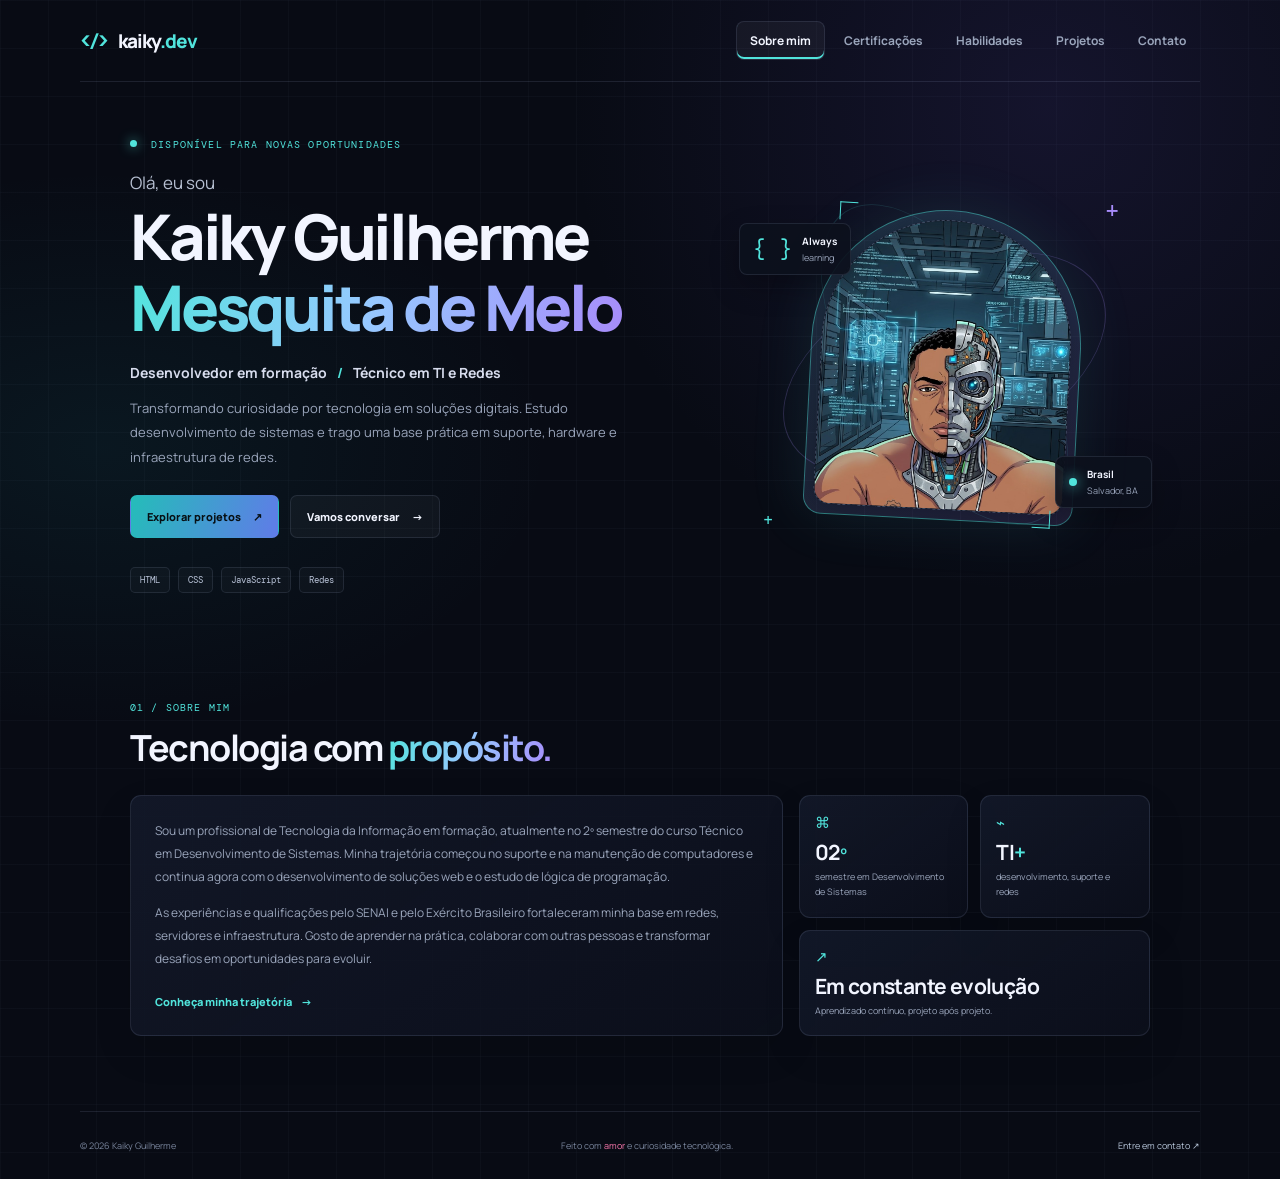
<file: portifolio/index.html>
<!DOCTYPE html>
<html lang="pt-BR">
<head>
    <meta charset="UTF-8">
    <meta name="viewport" content="width=device-width, initial-scale=1.0">
    <meta name="description" content="Conheça Kaiky Guilherme, desenvolvedor em formação e técnico em TI e redes.">
    <meta name="theme-color" content="#080b14">
    <title>Sobre mim | Kaiky Guilherme</title>
    <link rel="stylesheet" href="portifolio.css">
    <script src="portifolio.js" defer></script>
</head>
<body>
    <header class="site-header">
        <a class="brand" href="index.html" aria-label="Kaiky Guilherme, página inicial"><span class="brand-mark">&lt;/&gt;</span><span>kaiky<span class="brand-accent">.dev</span></span></a>
        <button class="menu-toggle" type="button" aria-expanded="false" aria-controls="primary-nav" aria-label="Abrir menu">
            <span></span><span></span><span></span>
        </button>
        <nav class="site-nav" id="primary-nav" aria-label="Navegação principal">
            <a class="active" aria-current="page" href="index.html">Sobre mim</a>
            <a href="certificacoes.html">Certificações</a>
            <a href="habilidades.html">Habilidades</a>
            <a href="projetos.html">Projetos</a>
            <a href="contato.html">Contato</a>
        </nav>
    </header>

    <main>
        <section class="hero container">
            <div class="hero-copy">
                <p class="eyebrow"><span class="status-dot"></span> DISPONÍVEL PARA NOVAS OPORTUNIDADES</p>
                <p class="hero-kicker">Olá, eu sou</p>
                <h1>Kaiky Guilherme<br><span class="gradient-text">Mesquita de Melo</span></h1>
                <p class="hero-role">Desenvolvedor em formação <span class="role-divider">/</span> Técnico em TI e Redes</p>
                <p class="hero-description">Transformando curiosidade por tecnologia em soluções digitais. Estudo desenvolvimento de sistemas e trago uma base prática em suporte, hardware e infraestrutura de redes.</p>
                <div class="hero-actions">
                    <a class="button button-primary" href="projetos.html">Explorar projetos <span aria-hidden="true">↗</span></a>
                    <a class="button button-secondary" href="contato.html">Vamos conversar <span aria-hidden="true">→</span></a>
                </div>
                <div class="hero-stack"><span>HTML</span><span>CSS</span><span>JavaScript</span><span>Redes</span></div>
            </div>
            <div class="hero-visual">
                <div class="orbit orbit-one"></div>
                <div class="orbit orbit-two"></div>
                <div class="photo-frame">
                    <img class="photo-placeholder photo-image" src="assets/minhafoto.jpg" alt="Foto de Kaiky Guilherme">
                    <span class="frame-corner corner-top"></span>
                    <span class="frame-corner corner-bottom"></span>
                </div>
                <div class="floating-card code-card"><span class="code-symbol">{ }</span><span><strong>Always</strong><small>learning</small></span></div>
                <div class="floating-card location-card"><span class="location-ping"></span><span><strong>Brasil</strong><small>Salvador, BA</small></span></div>
                <span class="visual-cross cross-one">+</span><span class="visual-cross cross-two">+</span>
            </div>
        </section>

        <section class="about-section container">
            <div class="section-heading">
                <p class="eyebrow">01 / SOBRE MIM</p>
                <h2>Tecnologia com <span class="gradient-text">propósito.</span></h2>
            </div>
            <div class="about-grid">
                <article class="panel about-copy">
                    <p>Sou um profissional de Tecnologia da Informação em formação, atualmente no 2º semestre do curso Técnico em Desenvolvimento de Sistemas. Minha trajetória começou no suporte e na manutenção de computadores e continua agora com o desenvolvimento de soluções web e o estudo de lógica de programação.</p>
                    <p>As experiências e qualificações pelo SENAI e pelo Exército Brasileiro fortaleceram minha base em redes, servidores e infraestrutura. Gosto de aprender na prática, colaborar com outras pessoas e transformar desafios em oportunidades para evoluir.</p>
                    <a class="text-link" href="certificacoes.html">Conheça minha trajetória <span aria-hidden="true">→</span></a>
                </article>
                <aside class="stats-grid" aria-label="Resumo profissional">
                    <div class="panel stat-card"><span class="stat-icon">⌘</span><strong>02<span class="stat-plus">º</span></strong><span>semestre em Desenvolvimento de Sistemas</span></div>
                    <div class="panel stat-card"><span class="stat-icon">⌁</span><strong>TI<span class="stat-plus">+</span></strong><span>desenvolvimento, suporte e redes</span></div>
                    <div class="panel stat-card stat-card-wide"><span class="stat-icon">↗</span><strong>Em constante evolução</strong><span>Aprendizado contínuo, projeto após projeto.</span></div>
                </aside>
            </div>
        </section>
    </main>

    <footer class="site-footer"><span>© 2026 Kaiky Guilherme</span><span>Feito com <span class="footer-heart">amor</span> e curiosidade tecnológica.</span><a href="contato.html">Entre em contato ↗</a></footer>
</body>
</html>
</file>
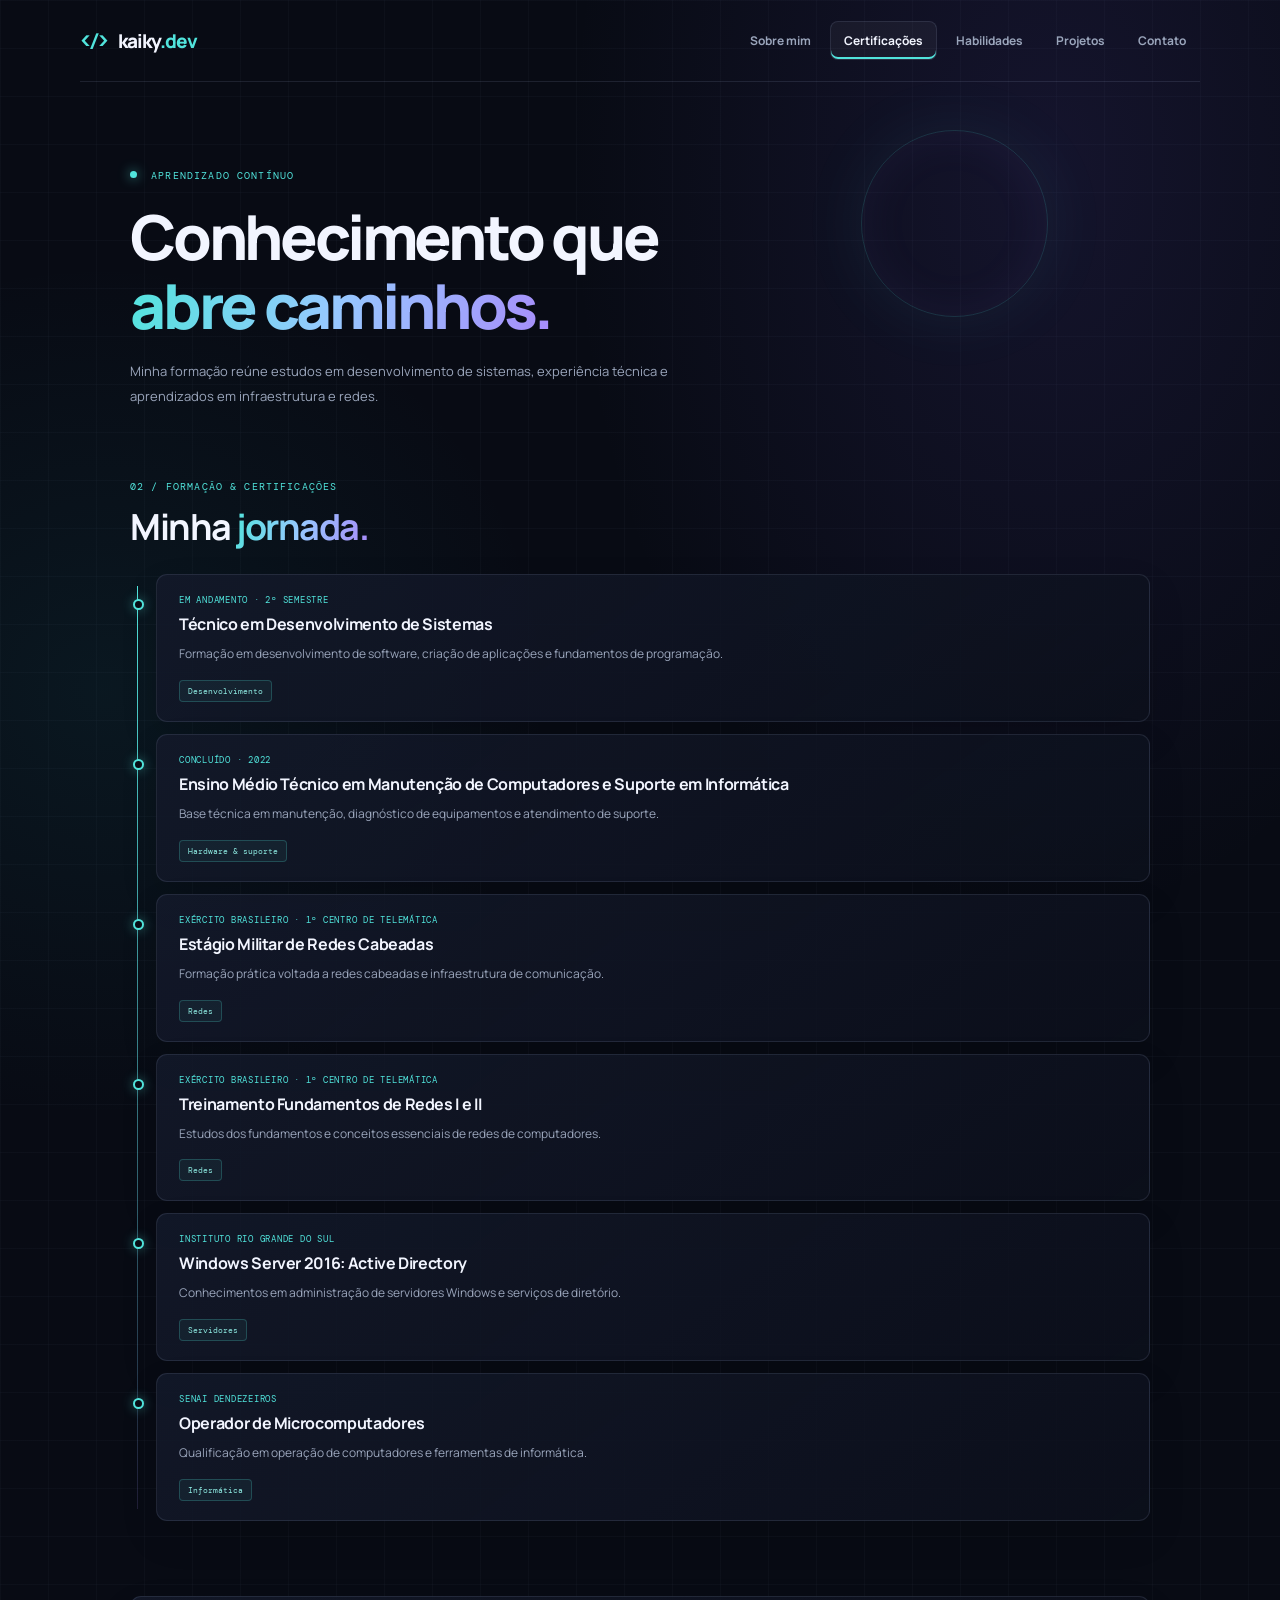
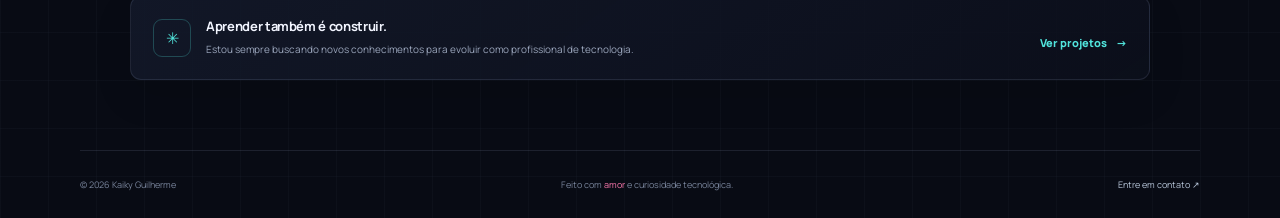
<file: portifolio/certificacoes.html>
<!DOCTYPE html>
<html lang="pt-BR">
<head>
    <meta charset="UTF-8">
    <meta name="viewport" content="width=device-width, initial-scale=1.0">
    <meta name="description" content="Formação e certificações de Kaiky Guilherme em desenvolvimento, suporte e redes.">
    <meta name="theme-color" content="#080b14">
    <title>Certificações | Kaiky Guilherme</title>
    <link rel="stylesheet" href="portifolio.css">
    <script src="portifolio.js" defer></script>
</head>
<body>
    <header class="site-header">
        <a class="brand" href="index.html" aria-label="Kaiky Guilherme, página inicial"><span class="brand-mark">&lt;/&gt;</span><span>kaiky<span class="brand-accent">.dev</span></span></a>
        <button class="menu-toggle" type="button" aria-expanded="false" aria-controls="primary-nav" aria-label="Abrir menu"><span></span><span></span><span></span></button>
        <nav class="site-nav" id="primary-nav" aria-label="Navegação principal">
            <a href="index.html">Sobre mim</a><a class="active" aria-current="page" href="certificacoes.html">Certificações</a><a href="habilidades.html">Habilidades</a><a href="projetos.html">Projetos</a><a href="contato.html">Contato</a>
        </nav>
    </header>
    <main class="page-main container">
        <section class="page-intro">
            <p class="eyebrow"><span class="status-dot"></span> APRENDIZADO CONTÍNUO</p>
            <h1>Conhecimento que<br><span class="gradient-text">abre caminhos.</span></h1>
            <p>Minha formação reúne estudos em desenvolvimento de sistemas, experiência técnica e aprendizados em infraestrutura e redes.</p>
        </section>
        <section class="content-section">
            <div class="section-heading"><p class="eyebrow">02 / FORMAÇÃO & CERTIFICAÇÕES</p><h2>Minha <span class="gradient-text">jornada.</span></h2></div>
            <div class="timeline">
                <article class="panel timeline-item"><span class="timeline-marker"></span><p class="timeline-label">EM ANDAMENTO · 2º SEMESTRE</p><h3>Técnico em Desenvolvimento de Sistemas</h3><p>Formação em desenvolvimento de software, criação de aplicações e fundamentos de programação.</p><span class="tag">Desenvolvimento</span></article>
                <article class="panel timeline-item"><span class="timeline-marker"></span><p class="timeline-label">CONCLUÍDO · 2022</p><h3>Ensino Médio Técnico em Manutenção de Computadores e Suporte em Informática</h3><p>Base técnica em manutenção, diagnóstico de equipamentos e atendimento de suporte.</p><span class="tag">Hardware & suporte</span></article>
                <article class="panel timeline-item"><span class="timeline-marker"></span><p class="timeline-label">EXÉRCITO BRASILEIRO · 1º CENTRO DE TELEMÁTICA</p><h3>Estágio Militar de Redes Cabeadas</h3><p>Formação prática voltada a redes cabeadas e infraestrutura de comunicação.</p><span class="tag">Redes</span></article>
                <article class="panel timeline-item"><span class="timeline-marker"></span><p class="timeline-label">EXÉRCITO BRASILEIRO · 1º CENTRO DE TELEMÁTICA</p><h3>Treinamento Fundamentos de Redes I e II</h3><p>Estudos dos fundamentos e conceitos essenciais de redes de computadores.</p><span class="tag">Redes</span></article>
                <article class="panel timeline-item"><span class="timeline-marker"></span><p class="timeline-label">INSTITUTO RIO GRANDE DO SUL</p><h3>Windows Server 2016: Active Directory</h3><p>Conhecimentos em administração de servidores Windows e serviços de diretório.</p><span class="tag">Servidores</span></article>
                <article class="panel timeline-item"><span class="timeline-marker"></span><p class="timeline-label">SENAI DENDEZEIROS</p><h3>Operador de Microcomputadores</h3><p>Qualificação em operação de computadores e ferramentas de informática.</p><span class="tag">Informática</span></article>
            </div>
        </section>
        <div class="callout panel"><span class="callout-icon">✳</span><div><h3>Aprender também é construir.</h3><p>Estou sempre buscando novos conhecimentos para evoluir como profissional de tecnologia.</p></div><a class="text-link" href="projetos.html">Ver projetos <span aria-hidden="true">→</span></a></div>
    </main>
    <footer class="site-footer"><span>© 2026 Kaiky Guilherme</span><span>Feito com <span class="footer-heart">amor</span> e curiosidade tecnológica.</span><a href="contato.html">Entre em contato ↗</a></footer>
</body>
</html>
</file>
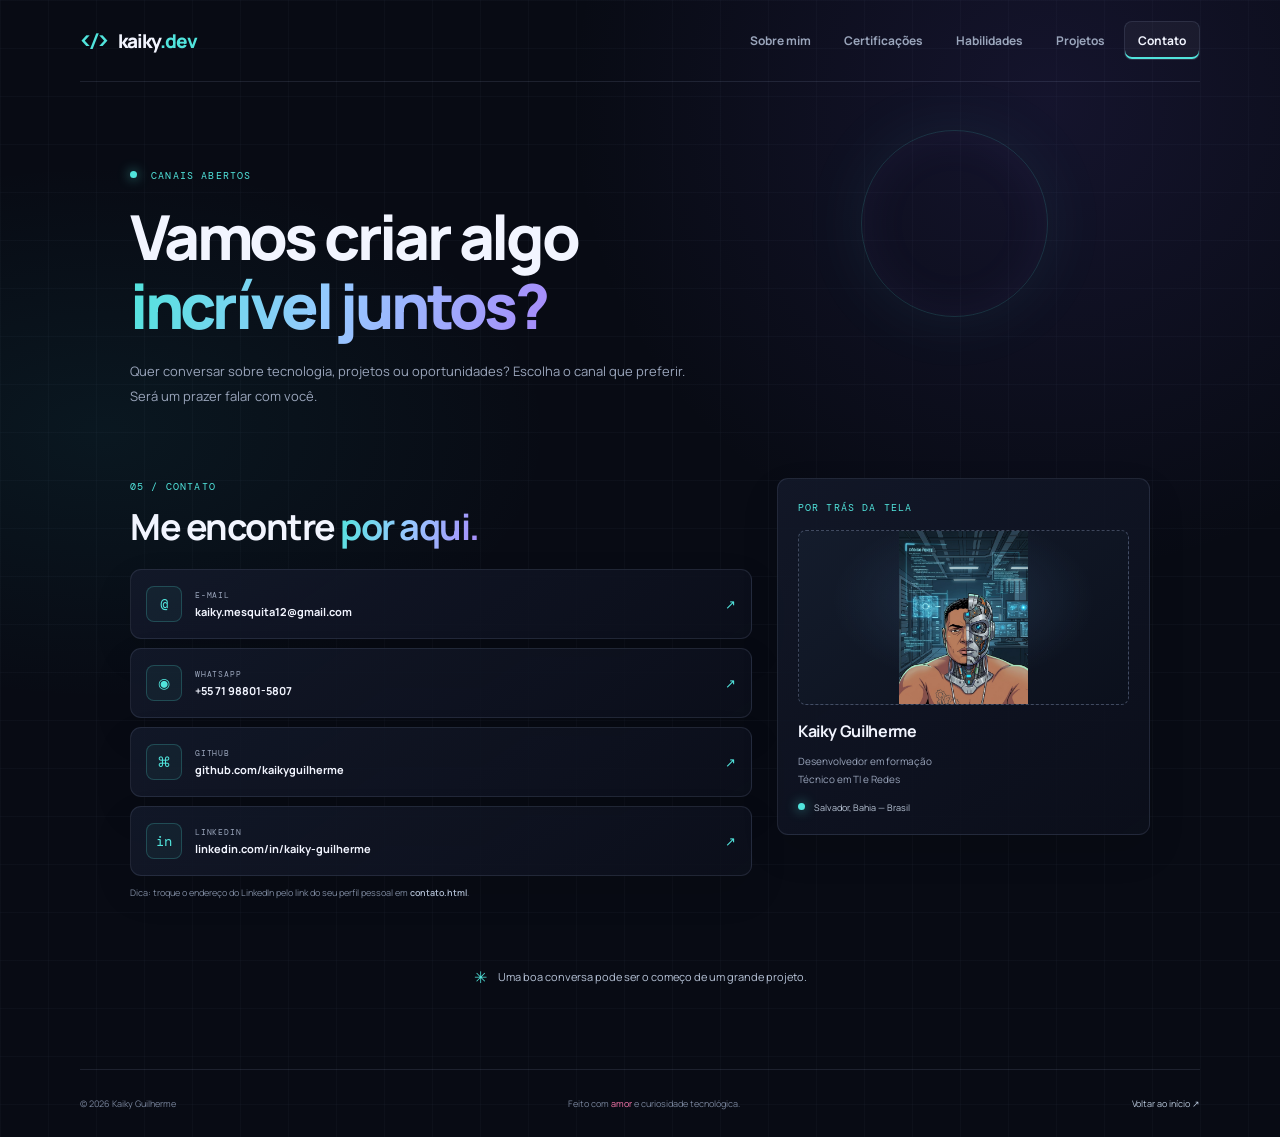
<file: portifolio/contato.html>
<!DOCTYPE html>
<html lang="pt-BR">
<head>
    <meta charset="UTF-8">
    <meta name="viewport" content="width=device-width, initial-scale=1.0">
    <meta name="description" content="Entre em contato com Kaiky Guilherme por e-mail, WhatsApp, GitHub ou LinkedIn.">
    <meta name="theme-color" content="#080b14">
    <title>Contato | Kaiky Guilherme</title>
    <link rel="stylesheet" href="portifolio.css">
    <script src="portifolio.js" defer></script>
</head>
<body>
    <header class="site-header">
        <a class="brand" href="index.html" aria-label="Kaiky Guilherme, página inicial"><span class="brand-mark">&lt;/&gt;</span><span>kaiky<span class="brand-accent">.dev</span></span></a>
        <button class="menu-toggle" type="button" aria-expanded="false" aria-controls="primary-nav" aria-label="Abrir menu"><span></span><span></span><span></span></button>
        <nav class="site-nav" id="primary-nav" aria-label="Navegação principal">
            <a href="index.html">Sobre mim</a><a href="certificacoes.html">Certificações</a><a href="habilidades.html">Habilidades</a><a href="projetos.html">Projetos</a><a class="active" aria-current="page" href="contato.html">Contato</a>
        </nav>
    </header>
    <main class="page-main container">
        <section class="page-intro">
            <p class="eyebrow"><span class="status-dot"></span> CANAIS ABERTOS</p>
            <h1>Vamos criar algo<br><span class="gradient-text">incrível juntos?</span></h1>
            <p>Quer conversar sobre tecnologia, projetos ou oportunidades? Escolha o canal que preferir. Será um prazer falar com você.</p>
        </section>
        <section class="content-section contact-layout">
            <div class="contact-details">
                <div class="section-heading"><p class="eyebrow">05 / CONTATO</p><h2>Me encontre <span class="gradient-text">por aqui.</span></h2></div>
                <div class="contact-list">
                    <a class="panel contact-link" href="mailto:kaiky.mesquita12@gmail.com"><span class="contact-icon">@</span><span class="contact-text"><small>E-MAIL</small><strong>kaiky.mesquita12@gmail.com</strong></span><span class="contact-arrow" aria-hidden="true">↗</span></a>
                    <a class="panel contact-link" href="https://wa.me/5571988015807" target="_blank" rel="noopener noreferrer"><span class="contact-icon">◉</span><span class="contact-text"><small>WHATSAPP</small><strong>+55 71 98801-5807</strong></span><span class="contact-arrow" aria-hidden="true">↗</span></a>
                    <a class="panel contact-link" href="https://github.com/kaikyguilherme" target="_blank" rel="noopener noreferrer"><span class="contact-icon">⌘</span><span class="contact-text"><small>GITHUB</small><strong>github.com/kaikyguilherme</strong></span><span class="contact-arrow" aria-hidden="true">↗</span></a>
                    <a class="panel contact-link" href="https://www.linkedin.com/in/kaiky-guilherme-984868402?utm_source=share_via&utm_content=profile&utm_medium=member_android" target="_blank" rel="noopener noreferrer"><span class="contact-icon">in</span><span class="contact-text"><small>LINKEDIN</small><strong>linkedin.com/in/kaiky-guilherme</strong></span><span class="contact-arrow" aria-hidden="true">↗</span></a>
                </div>
                <p class="edit-hint">Dica: troque o endereço do LinkedIn pelo link do seu perfil pessoal em <strong>contato.html</strong>.</p>
            </div>
            <aside class="panel profile-card">
                <p class="eyebrow">POR TRÁS DA TELA</p>
                <img class="profile-photo-placeholder photo-image" src="assets/minhafoto.jpg" alt="Foto de Kaiky Guilherme">
                <h3>Kaiky Guilherme</h3><p>Desenvolvedor em formação<br>Técnico em TI e Redes</p>
                <span class="profile-location"><span class="status-dot"></span> Salvador, Bahia — Brasil</span>
            </aside>
        </section>
        <div class="contact-note"><span class="note-spark">✳</span><p>Uma boa conversa pode ser o começo de um grande projeto.</p></div>
    </main>
    <footer class="site-footer"><span>© 2026 Kaiky Guilherme</span><span>Feito com <span class="footer-heart">amor</span> e curiosidade tecnológica.</span><a href="index.html">Voltar ao início ↗</a></footer>
</body>
</html>
</file>
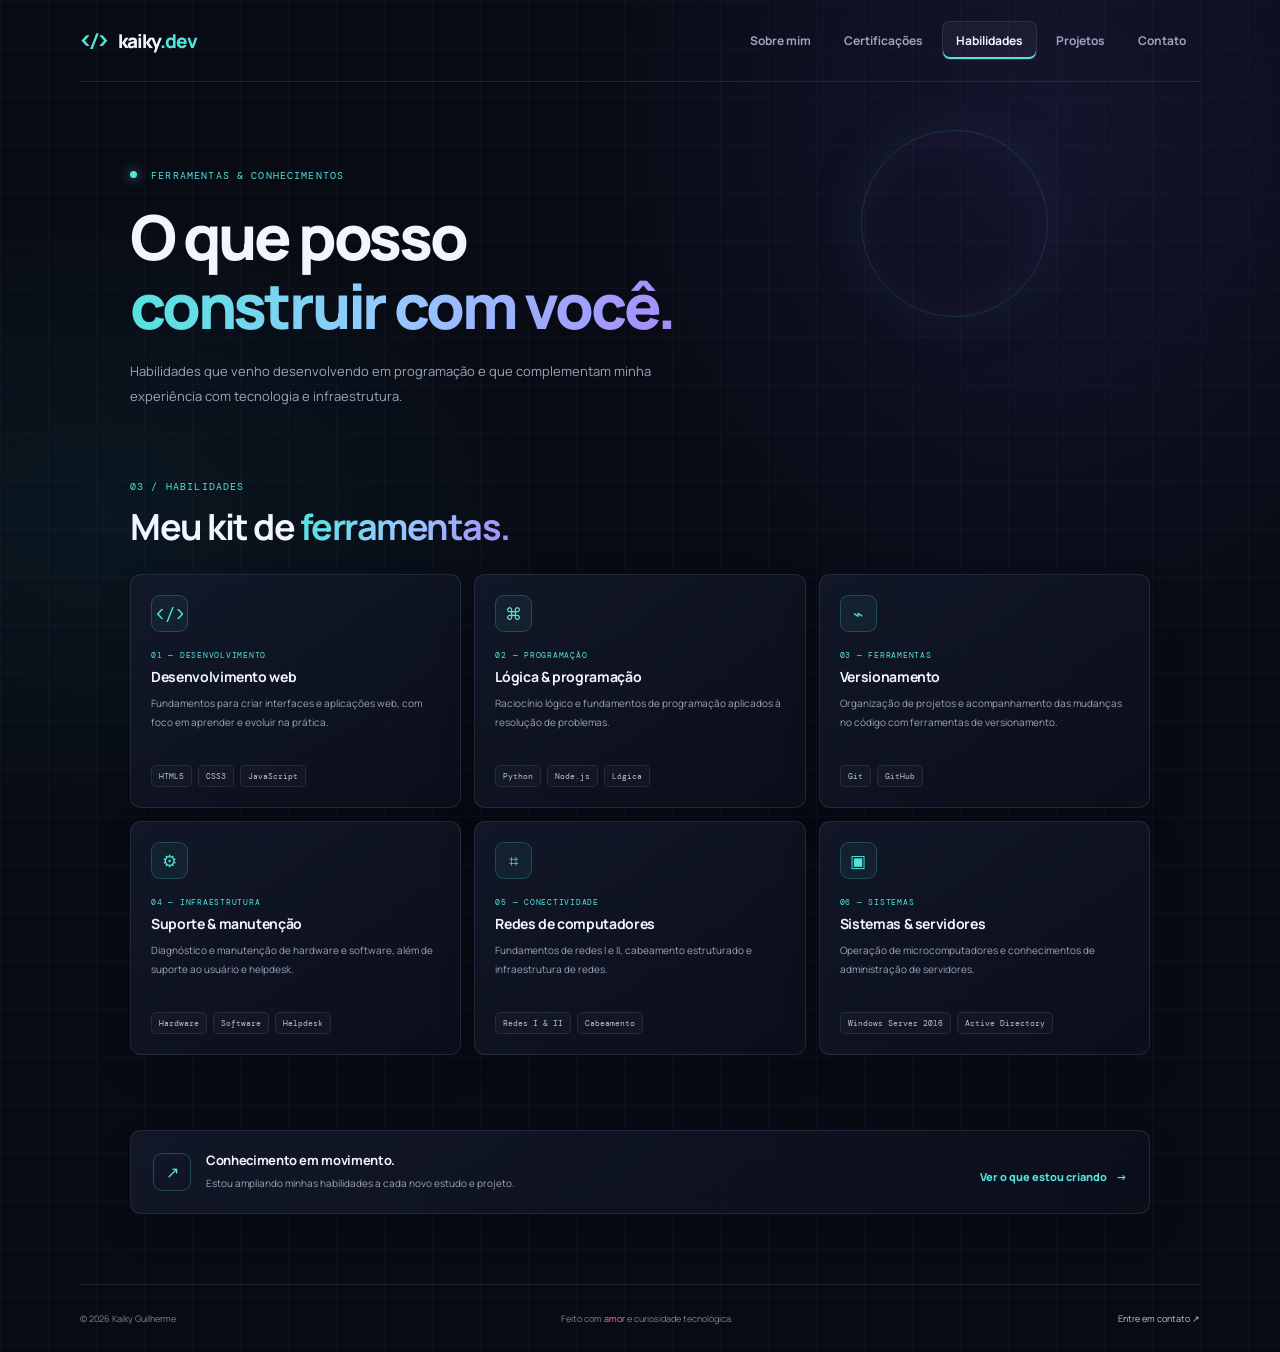
<file: portifolio/habilidades.html>
<!DOCTYPE html>
<html lang="pt-BR">
<head>
    <meta charset="UTF-8">
    <meta name="viewport" content="width=device-width, initial-scale=1.0">
    <meta name="description" content="Habilidades de Kaiky Guilherme em programação, suporte técnico, redes e servidores.">
    <meta name="theme-color" content="#080b14">
    <title>Habilidades | Kaiky Guilherme</title>
    <link rel="stylesheet" href="portifolio.css">
    <script src="portifolio.js" defer></script>
</head>
<body>
    <header class="site-header">
        <a class="brand" href="index.html" aria-label="Kaiky Guilherme, página inicial"><span class="brand-mark">&lt;/&gt;</span><span>kaiky<span class="brand-accent">.dev</span></span></a>
        <button class="menu-toggle" type="button" aria-expanded="false" aria-controls="primary-nav" aria-label="Abrir menu"><span></span><span></span><span></span></button>
        <nav class="site-nav" id="primary-nav" aria-label="Navegação principal">
            <a href="index.html">Sobre mim</a><a href="certificacoes.html">Certificações</a><a class="active" aria-current="page" href="habilidades.html">Habilidades</a><a href="projetos.html">Projetos</a><a href="contato.html">Contato</a>
        </nav>
    </header>
    <main class="page-main container">
        <section class="page-intro">
            <p class="eyebrow"><span class="status-dot"></span> FERRAMENTAS & CONHECIMENTOS</p>
            <h1>O que posso<br><span class="gradient-text">construir com você.</span></h1>
            <p>Habilidades que venho desenvolvendo em programação e que complementam minha experiência com tecnologia e infraestrutura.</p>
        </section>
        <section class="content-section">
            <div class="section-heading"><p class="eyebrow">03 / HABILIDADES</p><h2>Meu kit de <span class="gradient-text">ferramentas.</span></h2></div>
            <div class="skills-grid">
                <article class="panel skill-card"><span class="skill-icon">&lt;/&gt;</span><p class="skill-index">01 — DESENVOLVIMENTO</p><h3>Desenvolvimento web</h3><p>Fundamentos para criar interfaces e aplicações web, com foco em aprender e evoluir na prática.</p><div class="skill-tags"><span>HTML5</span><span>CSS3</span><span>JavaScript</span></div></article>
                <article class="panel skill-card"><span class="skill-icon">⌘</span><p class="skill-index">02 — PROGRAMAÇÃO</p><h3>Lógica & programação</h3><p>Raciocínio lógico e fundamentos de programação aplicados à resolução de problemas.</p><div class="skill-tags"><span>Python</span><span>Node.js</span><span>Lógica</span></div></article>
                <article class="panel skill-card"><span class="skill-icon">⌁</span><p class="skill-index">03 — FERRAMENTAS</p><h3>Versionamento</h3><p>Organização de projetos e acompanhamento das mudanças no código com ferramentas de versionamento.</p><div class="skill-tags"><span>Git</span><span>GitHub</span></div></article>
                <article class="panel skill-card"><span class="skill-icon">⚙</span><p class="skill-index">04 — INFRAESTRUTURA</p><h3>Suporte & manutenção</h3><p>Diagnóstico e manutenção de hardware e software, além de suporte ao usuário e helpdesk.</p><div class="skill-tags"><span>Hardware</span><span>Software</span><span>Helpdesk</span></div></article>
                <article class="panel skill-card"><span class="skill-icon">⌗</span><p class="skill-index">05 — CONECTIVIDADE</p><h3>Redes de computadores</h3><p>Fundamentos de redes I e II, cabeamento estruturado e infraestrutura de redes.</p><div class="skill-tags"><span>Redes I & II</span><span>Cabeamento</span></div></article>
                <article class="panel skill-card"><span class="skill-icon">▣</span><p class="skill-index">06 — SISTEMAS</p><h3>Sistemas & servidores</h3><p>Operação de microcomputadores e conhecimentos de administração de servidores.</p><div class="skill-tags"><span>Windows Server 2016</span><span>Active Directory</span></div></article>
            </div>
        </section>
        <div class="callout panel"><span class="callout-icon">↗</span><div><h3>Conhecimento em movimento.</h3><p>Estou ampliando minhas habilidades a cada novo estudo e projeto.</p></div><a class="text-link" href="projetos.html">Ver o que estou criando <span aria-hidden="true">→</span></a></div>
    </main>
    <footer class="site-footer"><span>© 2026 Kaiky Guilherme</span><span>Feito com <span class="footer-heart">amor</span> e curiosidade tecnológica.</span><a href="contato.html">Entre em contato ↗</a></footer>
</body>
</html>
</file>
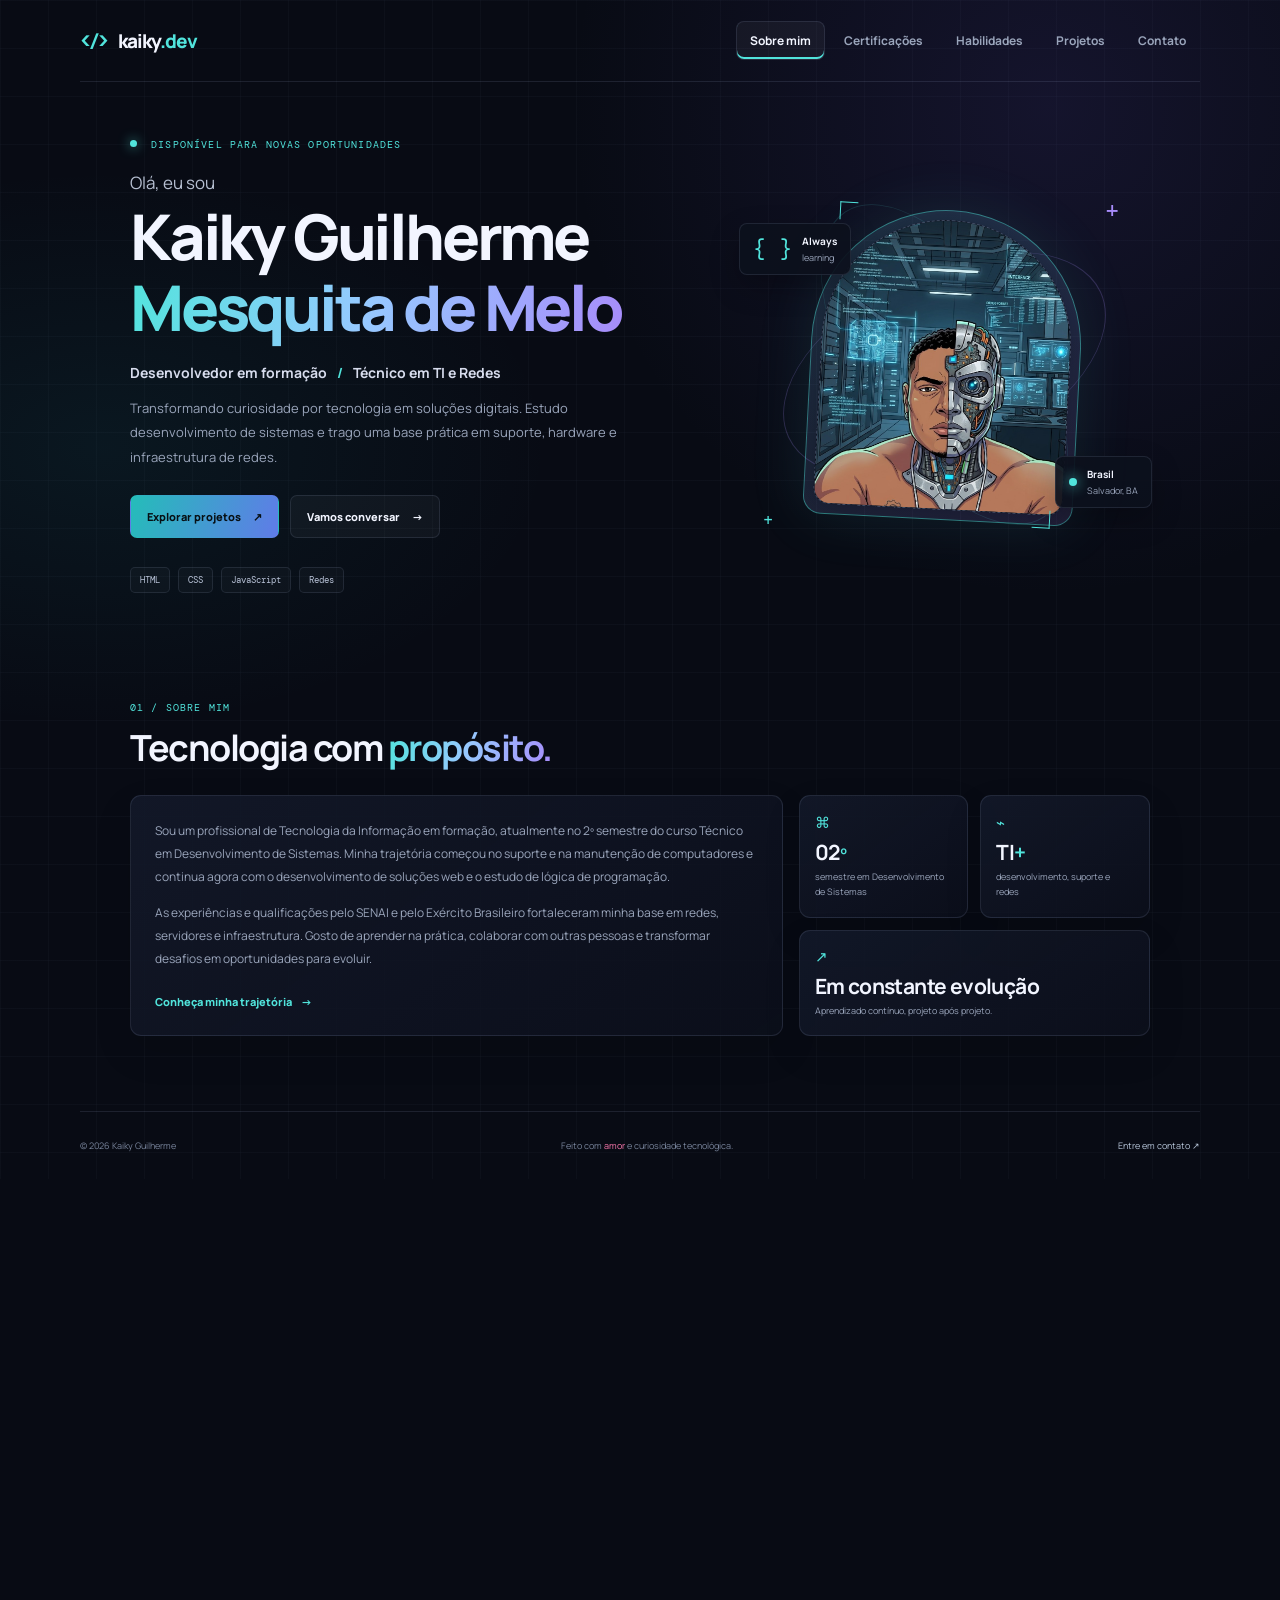
<file: portifolio/portifolio.html>
<!DOCTYPE html>
<html lang="pt-BR">
<head>
    <meta charset="UTF-8">
    <meta name="viewport" content="width=device-width, initial-scale=1.0">
    <meta http-equiv="refresh" content="0; url=index.html">
    <link rel="canonical" href="index.html">
    <title>Redirecionando | Kaiky Guilherme</title>
</head>
<body>
    <p>A página inicial mudou. <a href="index.html">acesse o portfólio de Kaiky Guilherme</a>.</p>
</body>
</html>
</file>
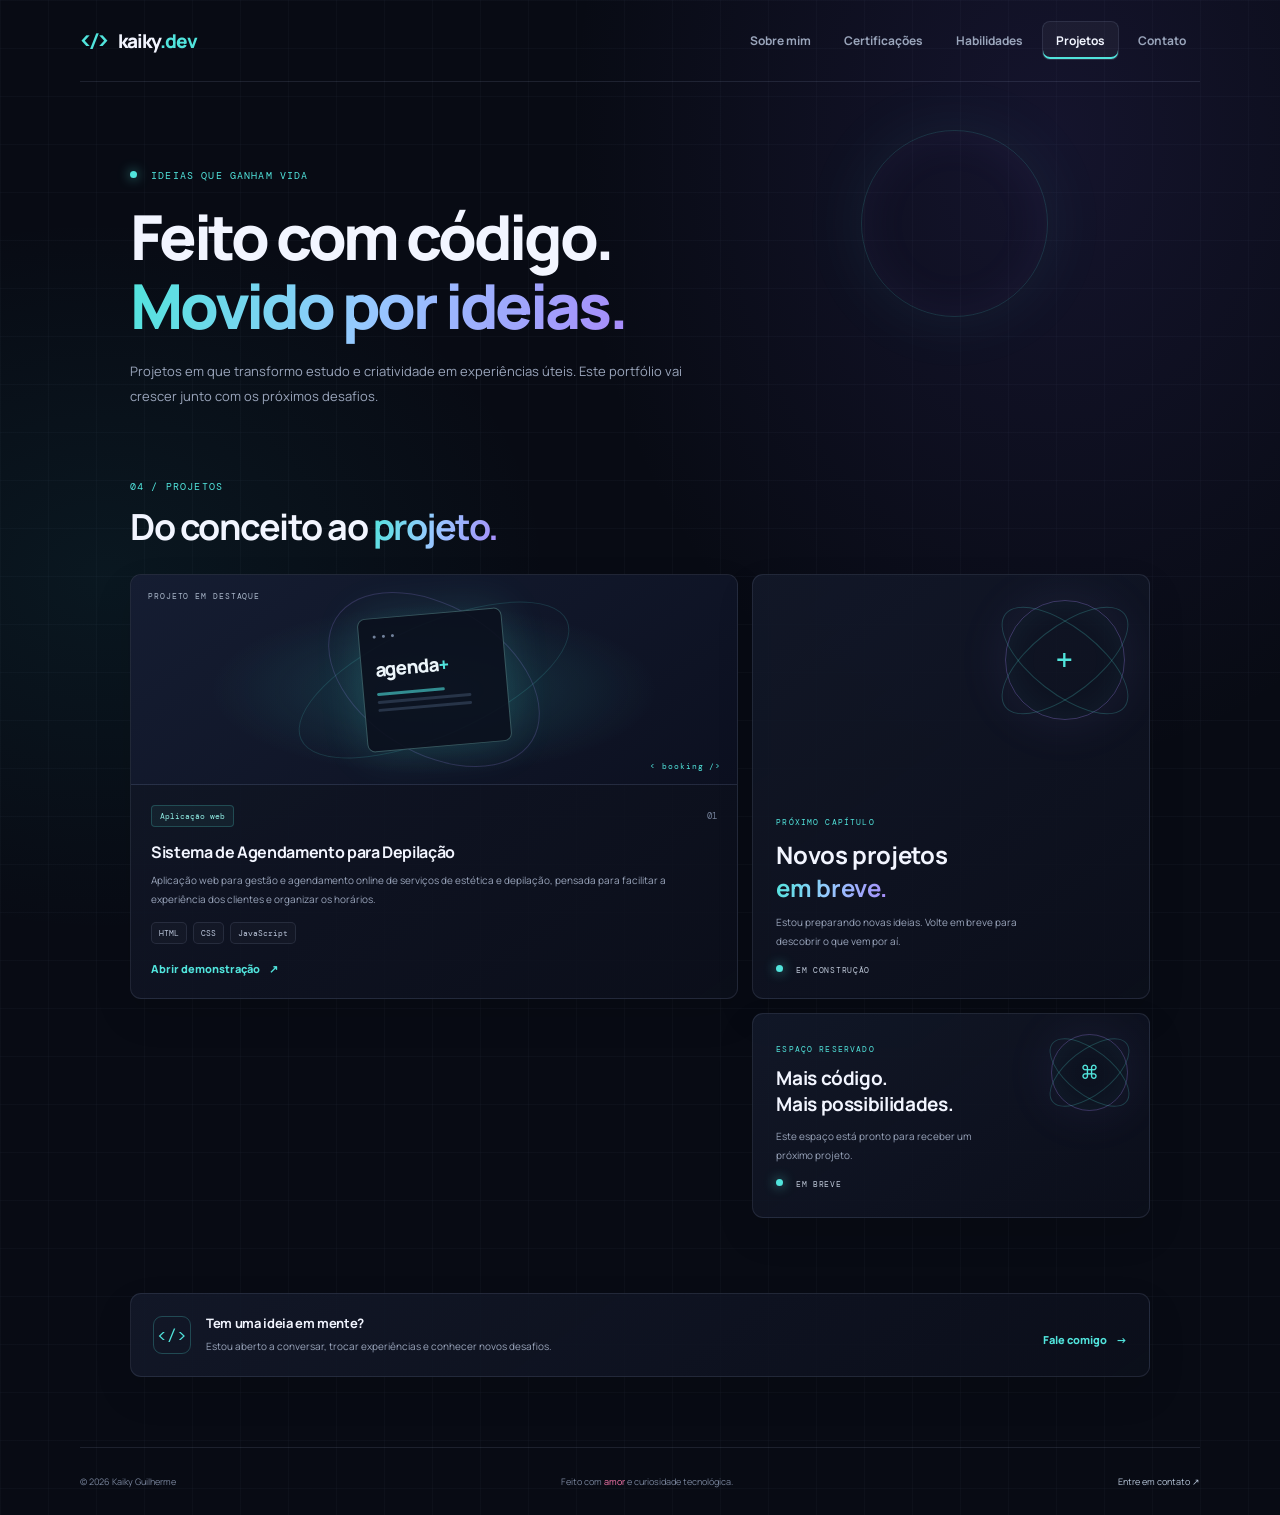
<file: portifolio/projetos.html>
<!DOCTYPE html>
<html lang="pt-BR">
<head>
    <meta charset="UTF-8">
    <meta name="viewport" content="width=device-width, initial-scale=1.0">
    <meta name="description" content="Projetos de desenvolvimento de Kaiky Guilherme e novidades em breve.">
    <meta name="theme-color" content="#080b14">
    <title>Projetos | Kaiky Guilherme</title>
    <link rel="stylesheet" href="portifolio.css">
    <script src="portifolio.js" defer></script>
</head>
<body>
    <header class="site-header">
        <a class="brand" href="index.html" aria-label="Kaiky Guilherme, página inicial"><span class="brand-mark">&lt;/&gt;</span><span>kaiky<span class="brand-accent">.dev</span></span></a>
        <button class="menu-toggle" type="button" aria-expanded="false" aria-controls="primary-nav" aria-label="Abrir menu"><span></span><span></span><span></span></button>
        <nav class="site-nav" id="primary-nav" aria-label="Navegação principal">
            <a href="index.html">Sobre mim</a><a href="certificacoes.html">Certificações</a><a href="habilidades.html">Habilidades</a><a class="active" aria-current="page" href="projetos.html">Projetos</a><a href="contato.html">Contato</a>
        </nav>
    </header>
    <main class="page-main container">
        <section class="page-intro">
            <p class="eyebrow"><span class="status-dot"></span> IDEIAS QUE GANHAM VIDA</p>
            <h1>Feito com código.<br><span class="gradient-text">Movido por ideias.</span></h1>
            <p>Projetos em que transformo estudo e criatividade em experiências úteis. Este portfólio vai crescer junto com os próximos desafios.</p>
        </section>
        <section class="content-section">
            <div class="section-heading"><p class="eyebrow">04 / PROJETOS</p><h2>Do conceito ao <span class="gradient-text">projeto.</span></h2></div>
            <div class="projects-grid">
                <article class="panel project-card">
                    <div class="project-visual booking-visual"><span class="visual-label">PROJETO EM DESTAQUE</span><span class="booking-window"><span class="window-dots">● ● ●</span><span class="booking-mark">agenda<span>+</span></span><span class="booking-lines"><i></i><i></i><i></i></span></span><span class="visual-code">&lt; booking /&gt;</span></div>
                    <div class="project-content"><div class="project-meta"><span class="tag">Aplicação web</span><span class="project-number">01</span></div><h3>Sistema de Agendamento para Depilação</h3><p>Aplicação web para gestão e agendamento online de serviços de estética e depilação, pensada para facilitar a experiência dos clientes e organizar os horários.</p><div class="skill-tags"><span>HTML</span><span>CSS</span><span>JavaScript</span></div><a class="text-link" href="https://agendamento-depilacao.vercel.app/" target="_blank" rel="noopener noreferrer">Abrir demonstração <span aria-hidden="true">↗</span></a></div>
                </article>
                <article class="panel project-card upcoming-card"><div class="upcoming-orbit"><span>+</span></div><p class="eyebrow">PRÓXIMO CAPÍTULO</p><h3>Novos projetos<br><span class="gradient-text">em breve.</span></h3><p>Estou preparando novas ideias. Volte em breve para descobrir o que vem por aí.</p><span class="coming-soon"><span class="status-dot"></span> EM CONSTRUÇÃO</span></article>
                <article class="panel project-card upcoming-card upcoming-card-secondary"><div class="upcoming-orbit"><span>⌘</span></div><p class="eyebrow">ESPAÇO RESERVADO</p><h3>Mais código.<br>Mais possibilidades.</h3><p>Este espaço está pronto para receber um próximo projeto.</p><span class="coming-soon"><span class="status-dot"></span> EM BREVE</span></article>
            </div>
        </section>
        <div class="callout panel"><span class="callout-icon">&lt;/&gt;</span><div><h3>Tem uma ideia em mente?</h3><p>Estou aberto a conversar, trocar experiências e conhecer novos desafios.</p></div><a class="text-link" href="contato.html">Fale comigo <span aria-hidden="true">→</span></a></div>
    </main>
    <footer class="site-footer"><span>© 2026 Kaiky Guilherme</span><span>Feito com <span class="footer-heart">amor</span> e curiosidade tecnológica.</span><a href="contato.html">Entre em contato ↗</a></footer>
</body>
</html>
</file>
<file: portifolio/portifolio.css>
@import url('https://fonts.googleapis.com/css2?family=DM+Mono:wght@400;500&family=Manrope:wght@400;500;600;700;800&display=swap');

:root {
    color-scheme: dark;
    --bg: #080b14;
    --surface: rgba(17, 22, 38, .78);
    --surface-strong: #111626;
    --line: rgba(153, 170, 207, .14);
    --text: #f2f5ff;
    --muted: #9aa5bb;
    --cyan: #51e4dc;
    --purple: #a78bfa;
    --mono: 'DM Mono', 'Courier New', monospace;
    --sans: 'Manrope', 'Segoe UI', sans-serif;
}

* { box-sizing: border-box; }

html { min-width: 320px; scroll-behavior: smooth; }

body {
    margin: 0;
    min-height: 100vh;
    color: var(--text);
    font-family: var(--sans);
    background:
        radial-gradient(ellipse at 82% 9%, rgba(87, 67, 174, .16), transparent 30rem),
        radial-gradient(ellipse at 8% 38%, rgba(28, 149, 158, .09), transparent 28rem),
        linear-gradient(rgba(141, 160, 207, .035) 1px, transparent 1px),
        linear-gradient(90deg, rgba(141, 160, 207, .035) 1px, transparent 1px),
        var(--bg);
    background-size: auto, auto, 48px 48px, 48px 48px, auto;
}

a { color: inherit; }

.site-header {
    position: relative;
    z-index: 5;
    display: flex;
    align-items: center;
    justify-content: space-between;
    width: min(1120px, calc(100% - 48px));
    min-height: 82px;
    margin: 0 auto;
    border-bottom: 1px solid var(--line);
}

.brand {
    display: inline-flex;
    align-items: center;
    gap: 10px;
    color: var(--text);
    font-size: 19px;
    font-weight: 800;
    letter-spacing: -.8px;
    text-decoration: none;
}

.brand-mark { color: var(--cyan); font-family: var(--mono); font-size: 17px; }
.brand-accent { color: var(--cyan); }
.site-nav { display: flex; align-items: center; gap: 5px; }
.site-nav a { padding: 10px 13px; border: 1px solid transparent; border-radius: 8px; color: var(--muted); font-size: 12px; font-weight: 700; text-decoration: none; transition: color .2s, background .2s, border-color .2s; }
.site-nav a:hover, .site-nav a.active { border-color: var(--line); background: rgba(255,255,255,.045); color: var(--text); }
.site-nav a.active { box-shadow: inset 0 -2px 0 var(--cyan); }
.menu-toggle { display: none; }
.container { width: min(1020px, calc(100% - 48px)); margin-right: auto; margin-left: auto; }

.hero { position: relative; display: grid; grid-template-columns: 1.15fr .85fr; align-items: center; gap: 55px; min-height: 585px; padding-top: 40px; padding-bottom: 60px; }
.hero-copy { position: relative; z-index: 1; }
.eyebrow { margin: 0 0 18px; color: var(--cyan); font-family: var(--mono); font-size: 10px; letter-spacing: 1.15px; line-height: 1.7; }
.status-dot { display: inline-block; width: 7px; height: 7px; margin-right: 7px; border-radius: 50%; background: var(--cyan); box-shadow: 0 0 12px rgba(81, 228, 220, .75); vertical-align: 1px; }
.hero-kicker { margin: 0 0 7px; color: #b6bfd1; font-size: 17px; }
h1, h2, h3, p { overflow-wrap: anywhere; }
.hero h1, .page-intro h1 { margin: 0; font-size: clamp(38px, 5.3vw, 63px); font-weight: 800; letter-spacing: -3.2px; line-height: 1.12; }
.gradient-text { color: transparent; background: linear-gradient(105deg, var(--cyan), #96c9ff 48%, var(--purple)); background-clip: text; -webkit-background-clip: text; }
.hero-role { margin: 20px 0 0; color: #d7dced; font-size: 14px; font-weight: 700; }
.role-divider { padding: 0 7px; color: var(--cyan); }
.hero-description { max-width: 495px; margin: 14px 0 0; color: var(--muted); font-size: 13px; line-height: 1.9; }
.hero-actions { display: flex; flex-wrap: wrap; gap: 11px; margin-top: 25px; }
.button { display: inline-flex; align-items: center; gap: 12px; min-height: 43px; padding: 0 16px; border: 1px solid var(--line); border-radius: 7px; font-size: 11px; font-weight: 800; text-decoration: none; transition: transform .2s, border-color .2s, background .2s; }
.button:hover { transform: translateY(-2px); border-color: rgba(81, 228, 220, .55); }
.button-primary { border-color: transparent; background: linear-gradient(110deg, #24bdb9, #607be8); color: #071014; }
.button-primary:hover { background: linear-gradient(110deg, #55eee1, #8b9cff); }
.button-secondary { background: rgba(255,255,255,.035); color: var(--text); }
.hero-stack { display: flex; flex-wrap: wrap; gap: 8px; margin-top: 29px; }
.hero-stack span, .skill-tags span { padding: 6px 9px; border: 1px solid var(--line); border-radius: 5px; background: rgba(255,255,255,.025); color: #b9c3d8; font-family: var(--mono); font-size: 9px; }

.hero-visual { position: relative; display: grid; min-height: 390px; place-items: center; }
.photo-frame { position: relative; z-index: 1; width: min(270px, 75%); height: 310px; padding: 9px; border: 1px solid rgba(81,228,220,.45); border-radius: 135px 135px 18px 18px; background: linear-gradient(150deg, rgba(81,228,220,.13), rgba(167,139,250,.1)); box-shadow: 0 0 60px rgba(81,228,220,.1), inset 0 0 35px rgba(167,139,250,.08); transform: rotate(3deg); }
.photo-placeholder, .profile-photo-placeholder { display: flex; flex-direction: column; align-items: center; justify-content: center; width: 100%; height: 100%; overflow: hidden; border: 1px dashed rgba(160,177,214,.34); border-radius: inherit; background: radial-gradient(ellipse at 50% 40%, rgba(72,113,154,.25), transparent 56%), linear-gradient(145deg, #141c2c, #0b101c); }
.photo-image { display: block; object-fit: cover; }
.profile-photo-placeholder.photo-image { object-fit: contain; }
.photo-initials { color: rgba(176,218,237,.82); font-size: 77px; font-weight: 800; letter-spacing: -8px; text-shadow: 0 0 36px rgba(81,228,220,.36); }
.photo-caption { margin-top: 8px; color: #aeb9cc; font-family: var(--mono); font-size: 8px; letter-spacing: 1px; }
.orbit { position: absolute; width: 345px; height: 345px; border: 1px solid rgba(167,139,250,.22); border-radius: 50%; transform: rotate(-25deg) scaleY(.55); }
.orbit-two { width: 365px; height: 365px; border-color: rgba(81,228,220,.15); transform: rotate(57deg) scaleY(.48); }
.frame-corner { position: absolute; width: 18px; height: 18px; border-color: var(--cyan); border-style: solid; }
.corner-top { top: -4px; left: 21px; border-width: 1px 0 0 1px; }
.corner-bottom { right: 21px; bottom: -4px; border-width: 0 1px 1px 0; }
.floating-card { position: absolute; z-index: 2; display: flex; align-items: center; gap: 10px; padding: 10px 13px; border: 1px solid var(--line); border-radius: 8px; background: rgba(12,17,29,.92); box-shadow: 0 12px 30px rgba(0,0,0,.24); }
.floating-card strong, .floating-card small { display: block; }
.floating-card strong { font-size: 10px; }
.floating-card small { margin-top: 3px; color: var(--muted); font-size: 9px; }
.code-card { top: 53px; left: -1px; }
.code-symbol { color: var(--cyan); font-family: var(--mono); font-size: 22px; }
.location-card { right: -2px; bottom: 52px; }
.location-ping { width: 8px; height: 8px; border-radius: 50%; background: var(--cyan); box-shadow: 0 0 13px var(--cyan); }
.visual-cross { position: absolute; color: var(--purple); font-family: var(--mono); }
.cross-one { top: 25px; right: 31px; font-size: 24px; }
.cross-two { bottom: 29px; left: 23px; color: var(--cyan); font-size: 17px; }

.about-section, .content-section { padding-top: 32px; padding-bottom: 75px; }
.section-heading { margin-bottom: 23px; }
.section-heading .eyebrow { margin-bottom: 7px; }
.section-heading h2 { margin: 0; font-size: clamp(25px, 3.2vw, 36px); letter-spacing: -1.5px; }
.about-grid { display: grid; grid-template-columns: 1.3fr .7fr; gap: 16px; }
.panel { border: 1px solid var(--line); border-radius: 11px; background: linear-gradient(145deg, rgba(19,25,42,.88), rgba(12,16,28,.82)); box-shadow: 0 16px 38px rgba(0,0,0,.11); }
.about-copy { padding: 24px; }
.about-copy p, .timeline-item > p:not(.timeline-label), .skill-card > p:not(.skill-index), .project-content > p, .upcoming-card > p:not(.eyebrow), .callout p { color: var(--muted); font-size: 12px; line-height: 1.9; }
.about-copy p { margin: 0 0 14px; }
.text-link { display: inline-flex; align-items: center; gap: 9px; margin-top: 9px; color: var(--cyan); font-size: 11px; font-weight: 800; text-decoration: none; }
.text-link:hover { color: #a8fff6; }
.stats-grid { display: grid; grid-template-columns: 1fr 1fr; gap: 12px; }
.stat-card { display: flex; flex-direction: column; justify-content: center; min-height: 120px; padding: 15px; }
.stat-card-wide { grid-column: 1 / -1; min-height: 95px; }
.stat-icon { color: var(--cyan); font-family: var(--mono); font-size: 15px; }
.stat-card strong { margin-top: 5px; font-size: 21px; letter-spacing: -.6px; }
.stat-plus { color: var(--cyan); }
.stat-card > span:last-child { margin-top: 4px; color: var(--muted); font-size: 9px; line-height: 1.6; }

.page-main { min-height: calc(100vh - 150px); }
.page-intro { position: relative; padding: 85px 0 56px; }
.page-intro::after { position: absolute; top: 48px; right: 10%; width: 185px; height: 185px; border: 1px solid rgba(81,228,220,.16); border-radius: 50%; box-shadow: 0 0 70px rgba(81,228,220,.07), inset 0 0 50px rgba(167,139,250,.06); content: ""; pointer-events: none; }
.page-intro h1 { position: relative; z-index: 1; font-size: clamp(39px, 5.5vw, 62px); }
.page-intro > p:last-child { max-width: 575px; margin: 18px 0 0; color: var(--muted); font-size: 13px; line-height: 1.9; }
.page-intro > .eyebrow { position: relative; z-index: 1; }
.content-section { padding-top: 14px; }

.timeline { position: relative; display: grid; gap: 12px; padding-left: 26px; }
.timeline::before { position: absolute; top: 12px; bottom: 12px; left: 7px; width: 1px; background: linear-gradient(var(--cyan), rgba(167,139,250,.15)); content: ""; }
.timeline-item { position: relative; padding: 19px 22px; }
.timeline-marker { position: absolute; top: 24px; left: -24px; width: 11px; height: 11px; border: 2px solid var(--cyan); border-radius: 50%; background: var(--bg); box-shadow: 0 0 12px rgba(81,228,220,.45); }
.timeline-label, .skill-index { margin: 0 0 7px; color: var(--cyan); font-family: var(--mono); font-size: 9px; letter-spacing: .75px; }
.timeline-item h3, .skill-card h3, .project-content h3, .upcoming-card h3, .callout h3, .profile-card h3 { margin: 0; font-size: 16px; letter-spacing: -.35px; }
.timeline-item > p:not(.timeline-label) { margin: 8px 0 11px; }
.tag { display: inline-block; padding: 5px 8px; border: 1px solid rgba(81,228,220,.22); border-radius: 4px; background: rgba(81,228,220,.06); color: #8fece3; font-family: var(--mono); font-size: 8px; }
.callout { display: flex; align-items: center; gap: 15px; margin: 0 0 70px; padding: 20px 22px; }
.callout-icon { display: grid; flex: 0 0 38px; width: 38px; height: 38px; place-items: center; border: 1px solid rgba(81,228,220,.25); border-radius: 9px; color: var(--cyan); font-family: var(--mono); }
.callout > div { flex: 1; }
.callout h3 { font-size: 13px; }
.callout p { margin: 5px 0 0; font-size: 10px; }
.callout .text-link { flex: 0 0 auto; margin-left: auto; }

.skills-grid { display: grid; grid-template-columns: repeat(3, 1fr); gap: 13px; }
.skill-card { min-height: 230px; padding: 20px; transition: transform .2s, border-color .2s; }
.skill-card:hover, .project-card:hover { transform: translateY(-3px); border-color: rgba(81,228,220,.28); }
.skill-icon { display: grid; width: 37px; height: 37px; margin-bottom: 18px; place-items: center; border: 1px solid rgba(81,228,220,.22); border-radius: 9px; background: rgba(81,228,220,.055); color: var(--cyan); font-family: var(--mono); font-size: 17px; }
.skill-index { margin-bottom: 7px; font-size: 8px; }
.skill-card h3 { font-size: 14px; }
.skill-card > p:not(.skill-index) { min-height: 59px; margin: 8px 0 12px; font-size: 10px; }
.skill-tags { display: flex; flex-wrap: wrap; gap: 6px; }
.skill-tags span { padding: 5px 7px; font-size: 8px; }

.projects-grid { display: grid; grid-template-columns: 1.3fr .85fr; gap: 14px; }
.project-card { overflow: hidden; transition: transform .2s, border-color .2s; }
.project-visual { position: relative; display: grid; min-height: 210px; overflow: hidden; place-items: center; border-bottom: 1px solid var(--line); background: radial-gradient(ellipse at 50% 55%, rgba(50,191,185,.2), transparent 52%), linear-gradient(145deg, #151d32, #0c1020); }
.project-visual::before, .project-visual::after { position: absolute; width: 290px; height: 110px; border: 1px solid rgba(81,228,220,.15); border-radius: 50%; transform: rotate(-24deg); content: ""; }
.project-visual::after { width: 230px; height: 145px; border-color: rgba(167,139,250,.2); transform: rotate(32deg); }
.visual-label, .visual-code { position: absolute; z-index: 1; color: #aab7ca; font-family: var(--mono); font-size: 8px; letter-spacing: .9px; }
.visual-label { top: 16px; left: 17px; }
.visual-code { right: 16px; bottom: 13px; color: var(--cyan); }
.booking-window { position: relative; z-index: 1; display: flex; flex-direction: column; width: 145px; height: 134px; padding: 13px; border: 1px solid rgba(145,233,226,.32); border-radius: 8px; background: rgba(11,17,30,.91); box-shadow: 0 0 45px rgba(81,228,220,.16); transform: rotate(-5deg); }
.window-dots { color: #71819b; font-size: 7px; letter-spacing: 2px; }
.booking-mark { margin: 16px 0 10px; color: #ecf5fa; font-size: 19px; font-weight: 800; letter-spacing: -1px; }
.booking-mark span { color: var(--cyan); }
.booking-lines { display: grid; gap: 5px; }
.booking-lines i { display: block; width: 80%; height: 3px; border-radius: 3px; background: #273448; }
.booking-lines i:first-child { width: 58%; background: #328d91; }
.project-content { padding: 20px; }
.project-meta { display: flex; align-items: center; justify-content: space-between; }
.project-number { color: #74819a; font-family: var(--mono); font-size: 9px; }
.project-content h3 { margin-top: 14px; font-size: 16px; }
.project-content > p { margin: 8px 0 13px; font-size: 10px; }
.project-content .text-link { margin-top: 17px; }
.upcoming-card { position: relative; display: flex; min-height: 290px; flex-direction: column; justify-content: flex-end; padding: 23px; }
.upcoming-card .eyebrow { position: relative; z-index: 1; margin-bottom: 10px; font-size: 8px; }
.upcoming-card h3 { position: relative; z-index: 1; font-size: 24px; line-height: 1.35; }
.upcoming-card > p:not(.eyebrow) { position: relative; z-index: 1; max-width: 270px; margin: 9px 0 14px; font-size: 10px; }
.upcoming-orbit { position: absolute; top: 25px; right: 24px; display: grid; width: 120px; height: 120px; place-items: center; border: 1px solid rgba(167,139,250,.3); border-radius: 50%; box-shadow: 0 0 55px rgba(167,139,250,.09), inset 0 0 34px rgba(81,228,220,.06); color: var(--cyan); font-family: var(--mono); font-size: 31px; }
.upcoming-orbit::before, .upcoming-orbit::after { position: absolute; width: 150px; height: 65px; border: 1px solid rgba(81,228,220,.22); border-radius: 50%; content: ""; transform: rotate(38deg); }
.upcoming-orbit::after { transform: rotate(-38deg); }
.coming-soon { position: relative; z-index: 1; color: #bec8d8; font-family: var(--mono); font-size: 8px; letter-spacing: .7px; }
.upcoming-card-secondary { grid-column: 2; min-height: 205px; justify-content: center; }
.upcoming-card-secondary .upcoming-orbit { top: 20px; right: 21px; width: 77px; height: 77px; font-size: 19px; }
.upcoming-card-secondary .upcoming-orbit::before, .upcoming-card-secondary .upcoming-orbit::after { width: 93px; height: 43px; }
.upcoming-card-secondary h3 { font-size: 19px; }
.upcoming-card-secondary > p:not(.eyebrow) { max-width: 225px; }

.contact-layout { display: grid; grid-template-columns: 1.25fr .75fr; align-items: start; gap: 25px; }
.contact-details .section-heading { margin-bottom: 18px; }
.contact-list { display: grid; gap: 9px; }
.contact-link { display: flex; align-items: center; gap: 13px; min-height: 70px; padding: 12px 15px; text-decoration: none; transition: transform .2s, border-color .2s; }
.contact-link:hover { transform: translateX(3px); border-color: rgba(81,228,220,.38); }
.contact-icon { display: grid; flex: 0 0 36px; width: 36px; height: 36px; place-items: center; border: 1px solid rgba(81,228,220,.22); border-radius: 8px; background: rgba(81,228,220,.055); color: var(--cyan); font-family: var(--mono); font-size: 14px; }
.contact-text { display: flex; min-width: 0; flex: 1; flex-direction: column; gap: 4px; }
.contact-text small { color: var(--muted); font-family: var(--mono); font-size: 8px; letter-spacing: .8px; }
.contact-text strong { overflow-wrap: anywhere; font-size: 11px; }
.contact-arrow { color: var(--cyan); font-size: 13px; }
.edit-hint { color: #7f8ba1; font-size: 9px; line-height: 1.7; }
.edit-hint strong { color: #aebbd0; font-weight: 600; }
.profile-card { padding: 20px; }
.profile-card > .eyebrow { margin-bottom: 14px; }
.profile-photo-placeholder { height: 175px; border-radius: 8px; }
.profile-photo-placeholder .photo-initials { font-size: 57px; }
.profile-card h3 { margin-top: 15px; }
.profile-card > p:not(.eyebrow, .edit-hint) { color: var(--muted); font-size: 10px; line-height: 1.8; }
.profile-location { display: block; margin-top: 13px; color: #b9c5d6; font-size: 9px; }
.profile-card .edit-hint { margin-bottom: 0; }
.contact-note { display: flex; align-items: center; justify-content: center; gap: 11px; margin: -35px 0 65px; padding: 16px; color: #b7c3d7; }
.contact-note p { margin: 0; font-size: 11px; }
.note-spark { color: var(--cyan); }

.site-footer { display: flex; align-items: center; justify-content: space-between; gap: 15px; width: min(1120px, calc(100% - 48px)); min-height: 68px; margin: 0 auto; border-top: 1px solid var(--line); color: #78849b; font-size: 9px; }
.site-footer a { color: #b7c6d9; text-decoration: none; }
.site-footer a:hover { color: var(--cyan); }
.footer-heart { color: #fa78ad; }

:focus-visible { outline: 2px solid var(--cyan); outline-offset: 4px; }

@media (max-width: 760px) {
    .site-header { width: min(100% - 32px, 600px); min-height: 70px; }
    .menu-toggle { display: flex; width: 40px; height: 38px; flex-direction: column; align-items: center; justify-content: center; gap: 5px; border: 1px solid var(--line); border-radius: 7px; background: var(--surface); cursor: pointer; }
    .menu-toggle span { width: 16px; height: 1px; background: var(--text); transition: transform .2s; }
    .menu-toggle[aria-expanded="true"] span:first-child { transform: translateY(6px) rotate(45deg); }
    .menu-toggle[aria-expanded="true"] span:nth-child(2) { opacity: 0; }
    .menu-toggle[aria-expanded="true"] span:last-child { transform: translateY(-6px) rotate(-45deg); }
    .site-nav { position: absolute; top: calc(100% + 7px); right: 0; left: 0; display: none; align-items: stretch; flex-direction: column; gap: 3px; padding: 9px; border: 1px solid var(--line); border-radius: 10px; background: #101524; box-shadow: 0 16px 30px rgba(0,0,0,.3); }
    .site-nav.is-open { display: flex; }
    .site-nav a { padding: 12px; }
    .container { width: min(100% - 36px, 600px); }
    .hero { grid-template-columns: 1fr; gap: 5px; min-height: 0; padding-top: 55px; }
    .hero h1 { font-size: clamp(40px, 9vw, 57px); }
    .hero-visual { min-height: 355px; }
    .photo-frame { width: 220px; height: 270px; }
    .orbit { width: 300px; height: 300px; }
    .orbit-two { width: 320px; height: 320px; }
    .code-card { left: 8%; }
    .location-card { right: 7%; }
    .about-section { padding-top: 15px; }
    .about-grid, .contact-layout { grid-template-columns: 1fr; }
    .page-intro { padding-top: 65px; }
    .page-intro::after { top: 45px; right: 3%; width: 130px; height: 130px; }
    .skills-grid { grid-template-columns: repeat(2, 1fr); }
    .projects-grid { grid-template-columns: 1fr 1fr; }
    .project-card:first-child { grid-column: 1 / -1; }
    .upcoming-card { min-height: 265px; }
    .upcoming-card-secondary { grid-column: auto; min-height: 225px; }
    .callout { flex-wrap: wrap; }
    .callout > div { min-width: calc(100% - 60px); }
    .callout .text-link { margin-left: 53px; }
    .profile-card { max-width: 440px; }
}

@media (max-width: 460px) {
    .hero { padding-top: 43px; }
    .hero h1, .page-intro h1 { letter-spacing: -2px; }
    .hero-role { font-size: 12px; }
    .hero-description { font-size: 12px; }
    .hero-actions { align-items: stretch; flex-direction: column; }
    .button { justify-content: center; }
    .hero-visual { min-height: 325px; }
    .photo-frame { width: 195px; height: 245px; }
    .orbit { width: 270px; height: 270px; }
    .orbit-two { width: 286px; height: 286px; }
    .floating-card { padding: 8px 10px; }
    .code-card { left: 0; }
    .location-card { right: 0; }
    .about-copy { padding: 18px; }
    .skills-grid { grid-template-columns: 1fr; }
    .skill-card { min-height: 0; }
    .skill-card > p:not(.skill-index) { min-height: 0; }
    .projects-grid { grid-template-columns: 1fr; }
    .project-card:first-child { grid-column: auto; }
    .upcoming-card, .upcoming-card-secondary { min-height: 240px; }
    .upcoming-card-secondary { grid-column: auto; }
    .timeline { padding-left: 22px; }
    .timeline-marker { left: -20px; }
    .timeline-item { padding: 17px; }
    .callout { align-items: flex-start; padding: 17px; }
    .callout .text-link { margin-left: 53px; }
    .site-footer { width: calc(100% - 36px); align-items: flex-start; flex-direction: column; justify-content: center; gap: 7px; padding: 15px 0; }
    .contact-link { gap: 10px; padding: 10px; }
    .contact-text strong { font-size: 10px; }
}

@media (prefers-reduced-motion: reduce) {
    *, *::before, *::after { scroll-behavior: auto !important; transition-duration: .01ms !important; animation-duration: .01ms !important; animation-iteration-count: 1 !important; }
}
</file>
